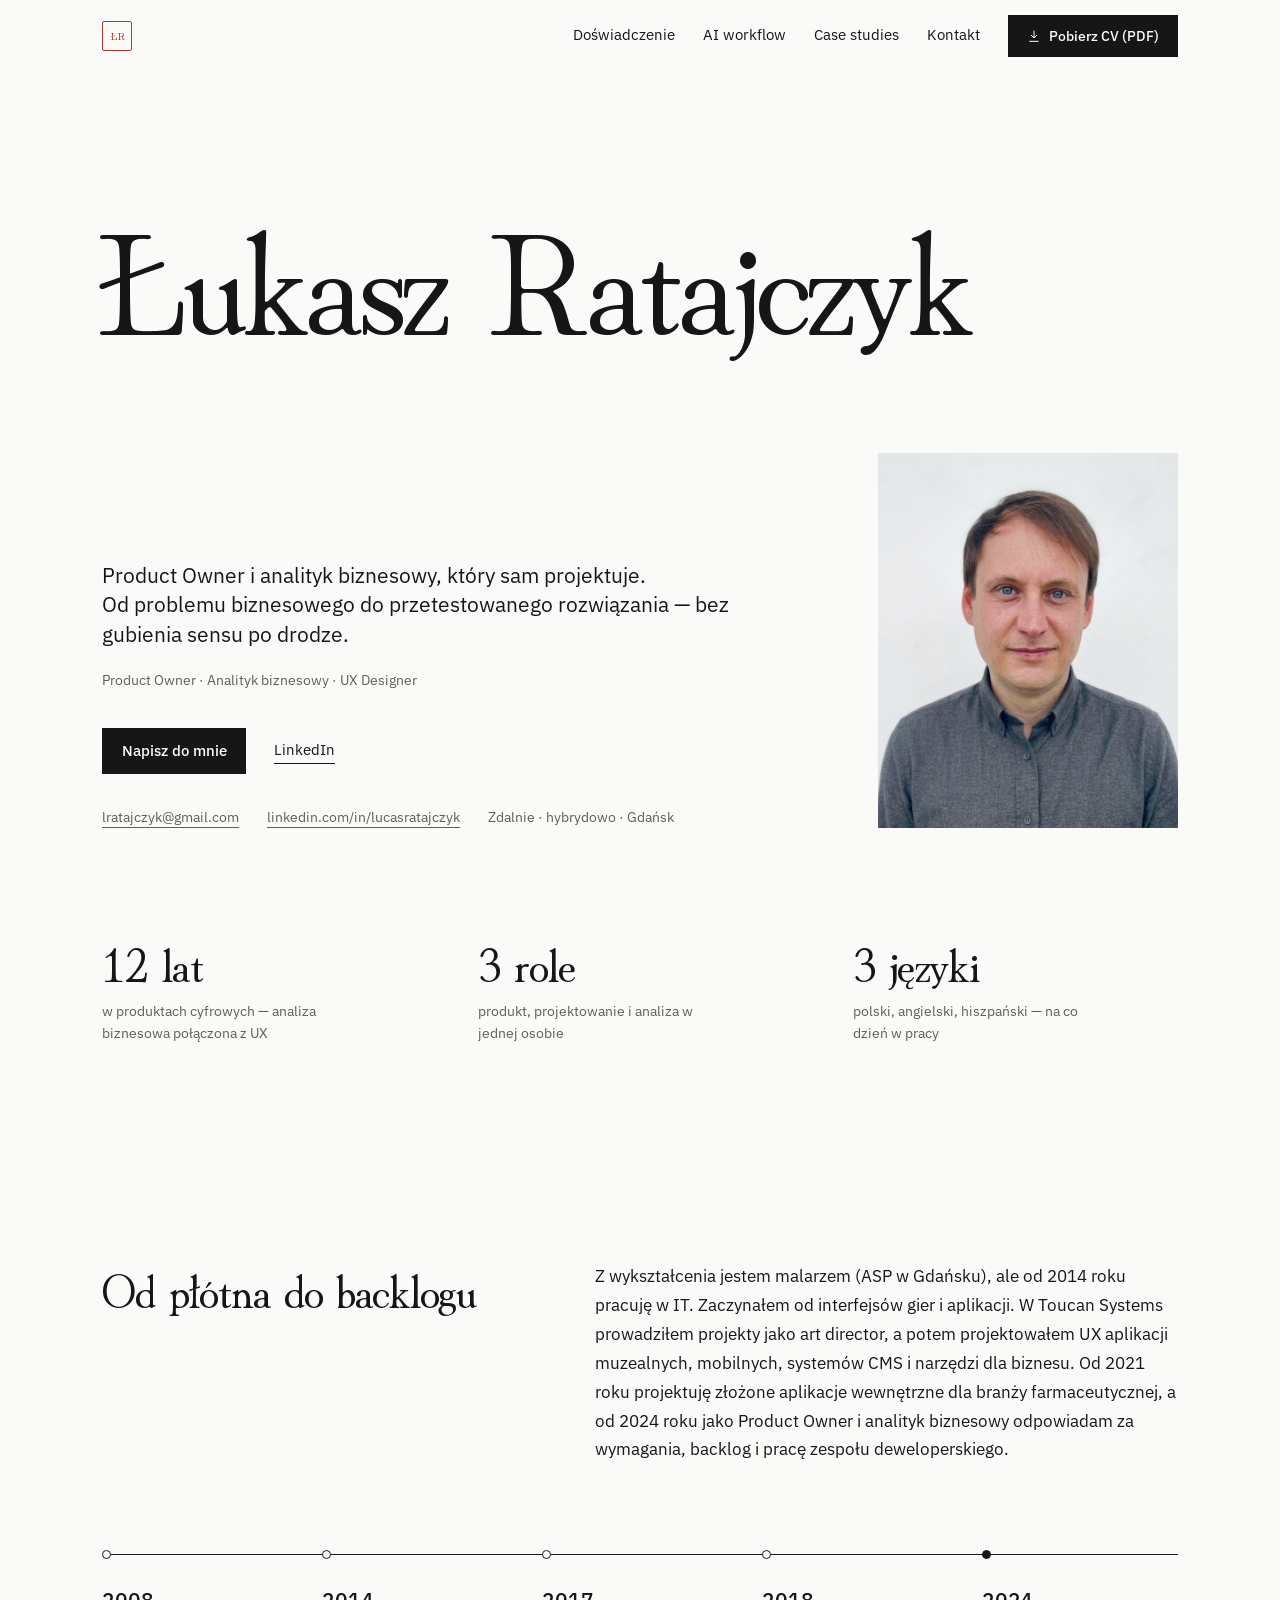
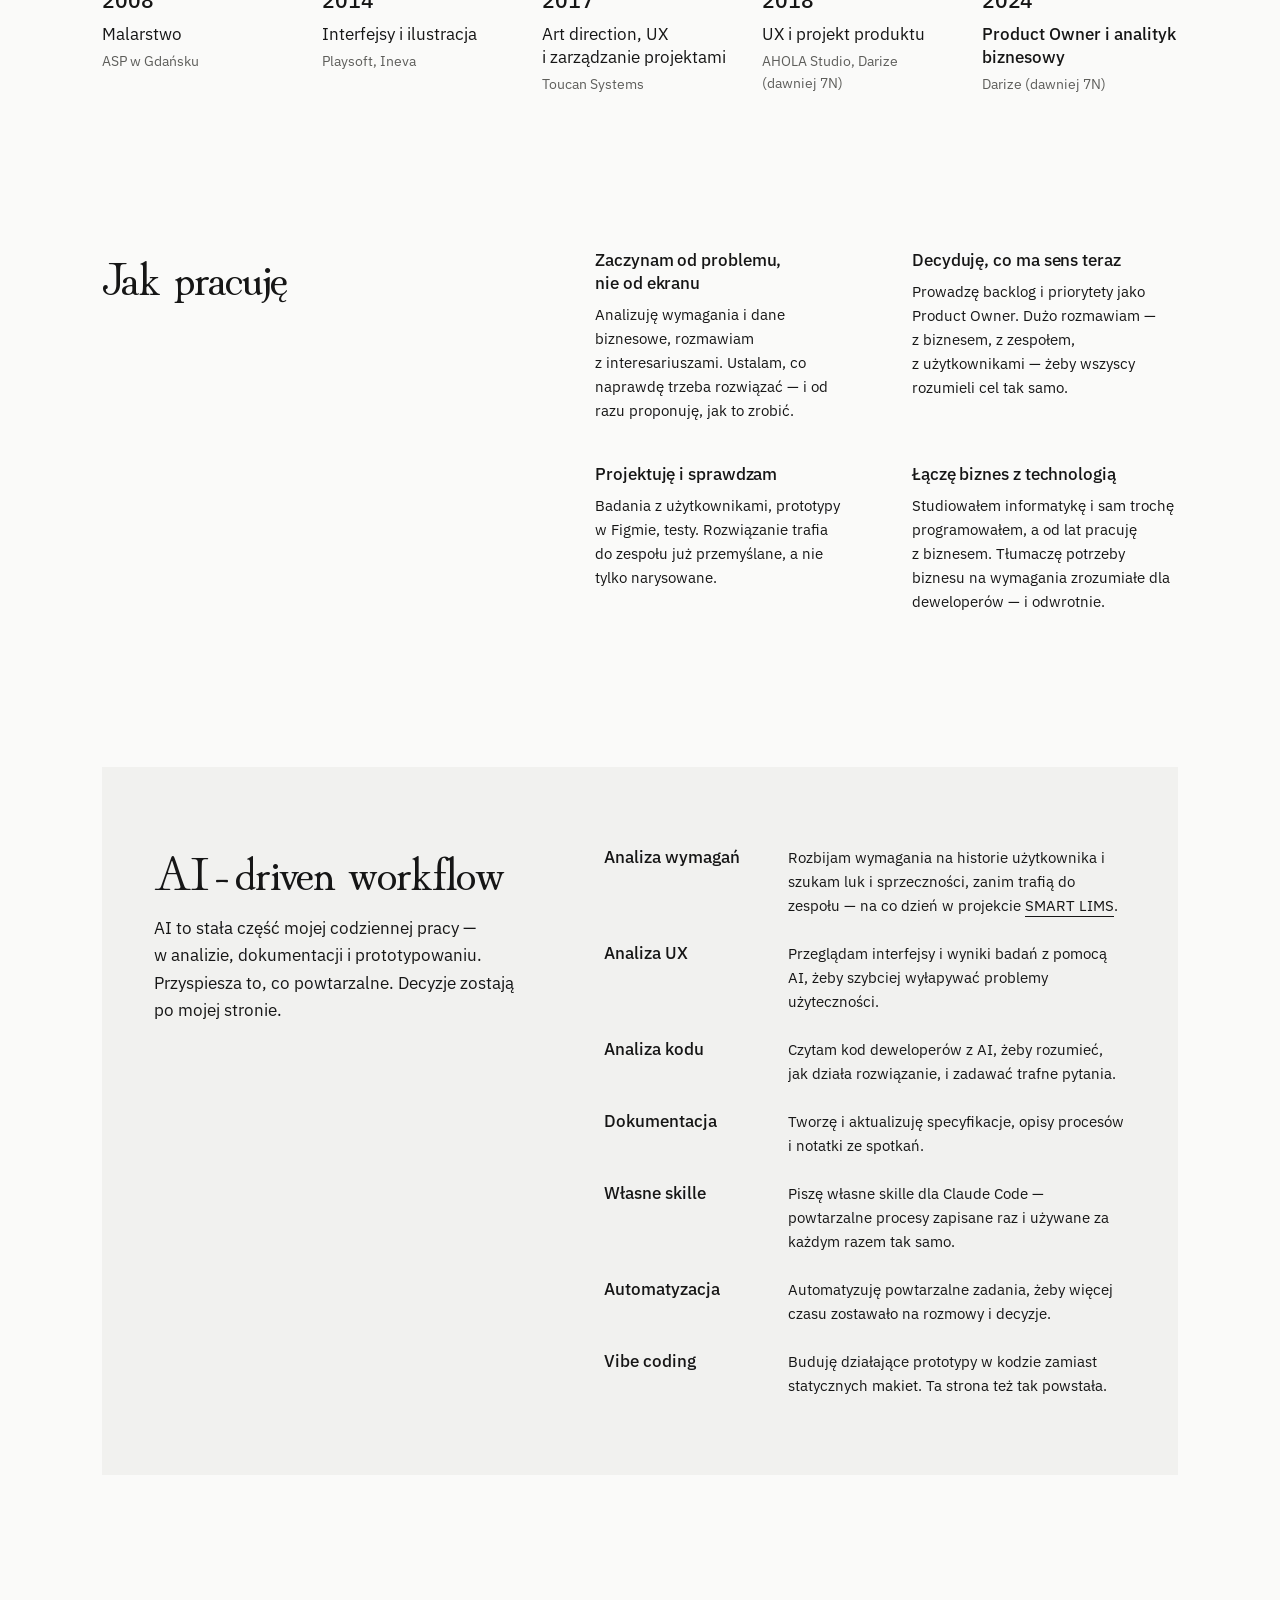
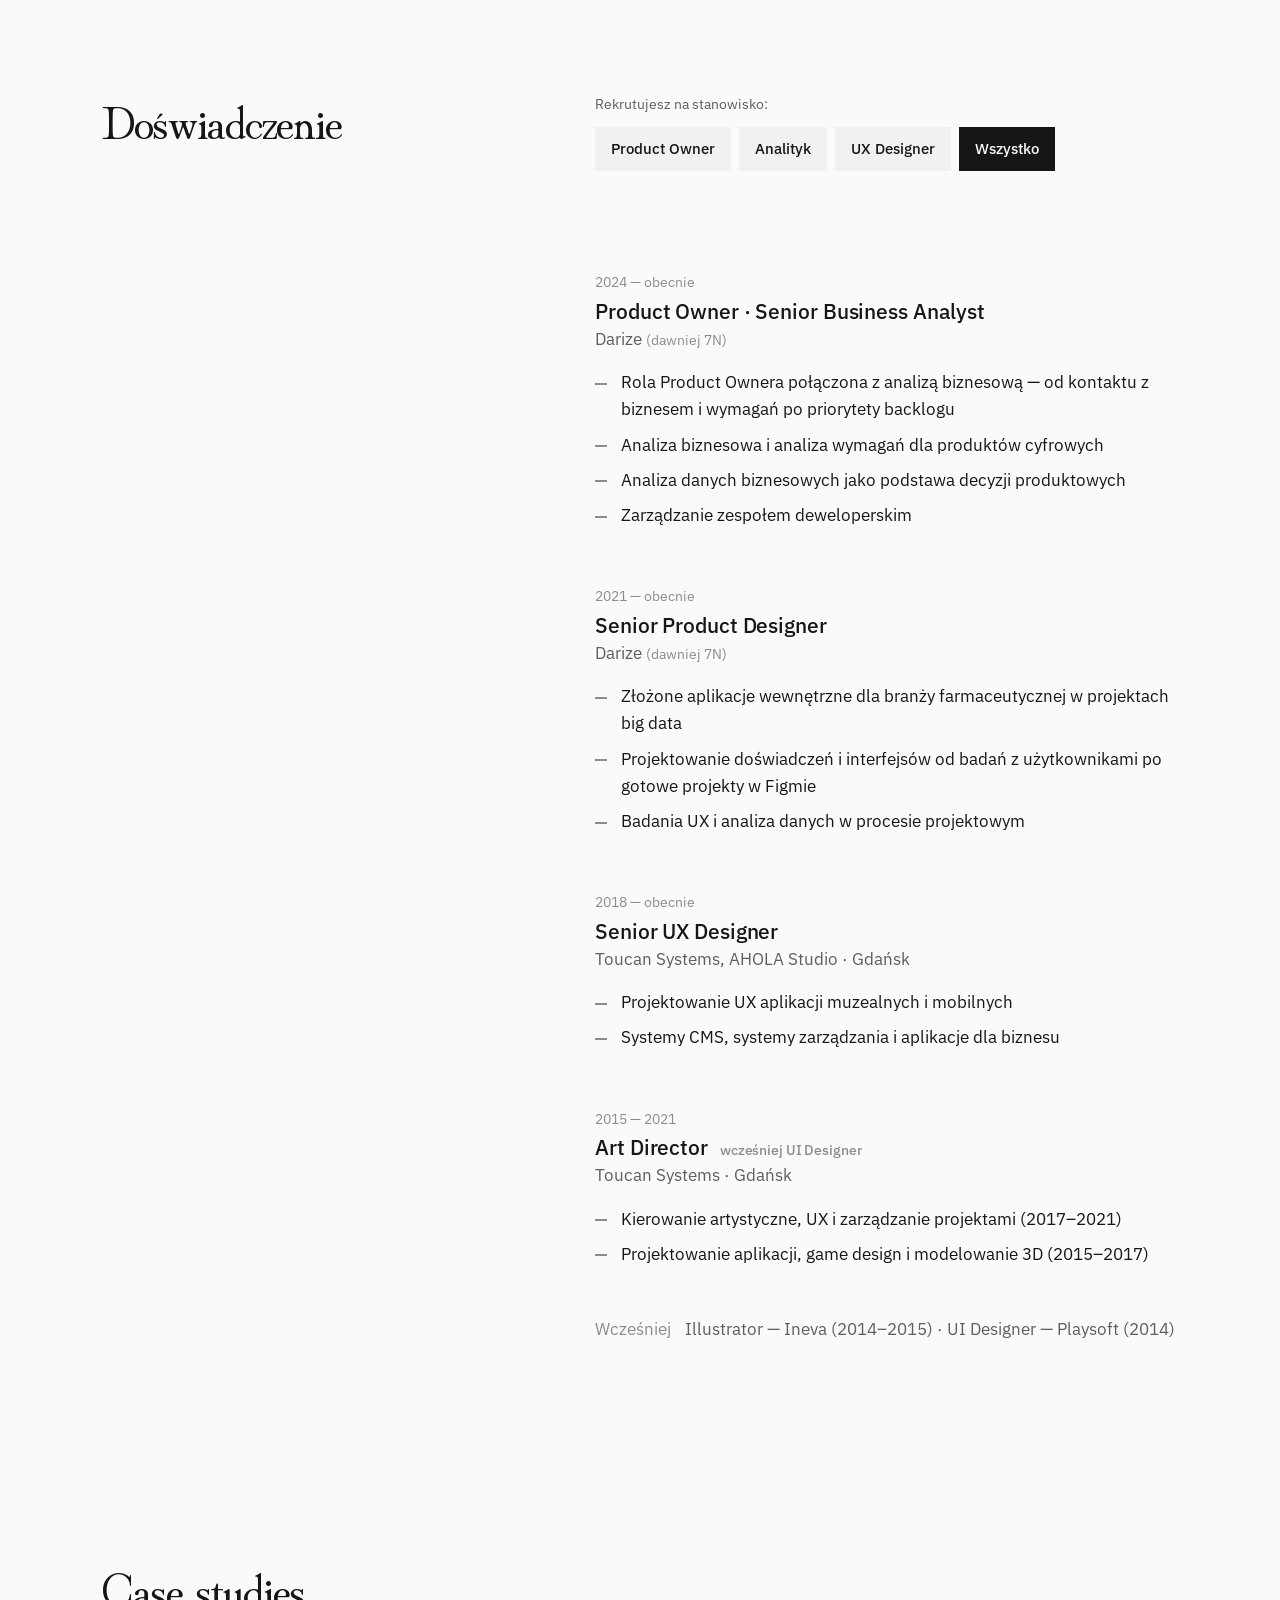
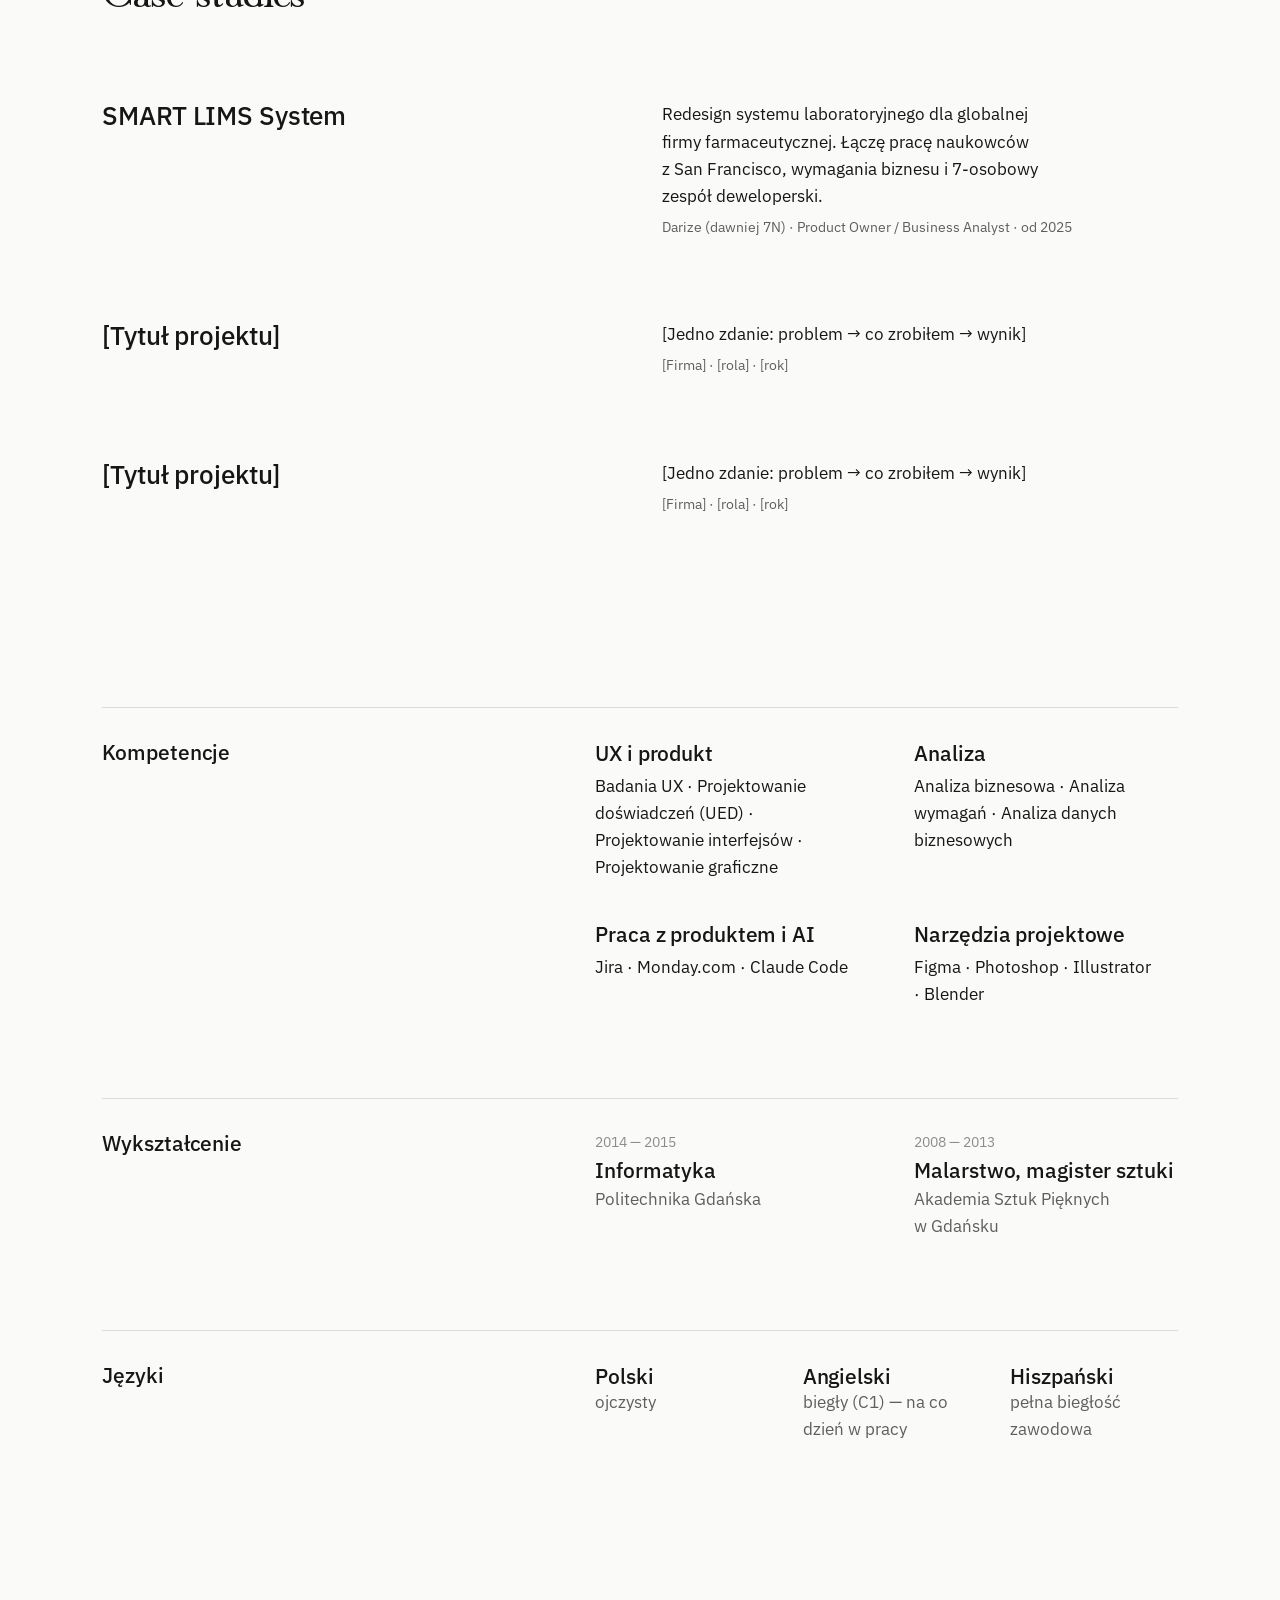
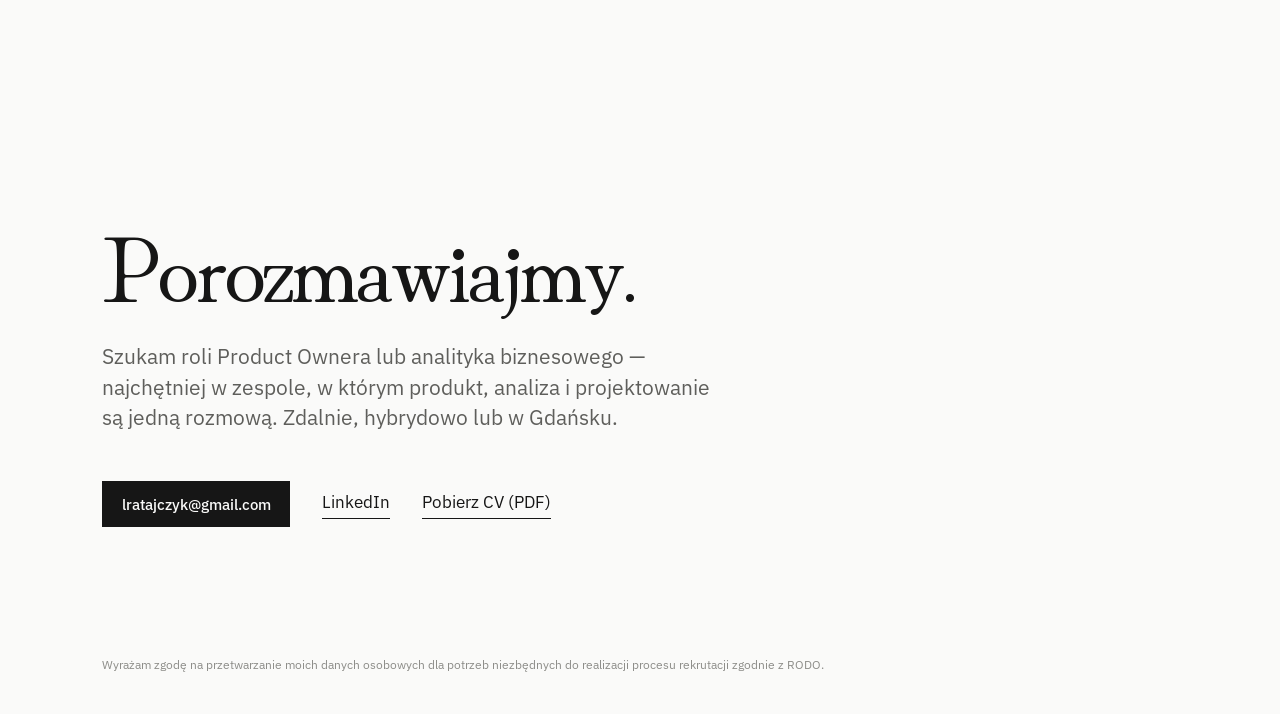
<file: index.html>
<!doctype html>
<html lang="pl">
<head>
  <meta charset="utf-8">
  <meta name="viewport" content="width=device-width, initial-scale=1">
  <title>Łukasz Ratajczyk — Product Owner, analityk biznesowy, UX Designer</title>
  <meta name="description" content="Łukasz Ratajczyk — Product Owner i analityk biznesowy, który sam projektuje UX. Od problemu biznesowego do przetestowanego rozwiązania. Praca zdalna. CV i case studies.">
  <meta property="og:title" content="Łukasz Ratajczyk — Product Owner, analityk biznesowy, UX Designer">
  <meta property="og:description" content="Decyzje produktowe, analiza i projektowanie UX w jednej osobie. CV i case studies.">
  <meta property="og:type" content="profile">
  <meta name="theme-color" content="#fafaf9">
  <link rel="icon" href="data:image/svg+xml,%3Csvg xmlns='http://www.w3.org/2000/svg' viewBox='0 0 32 32'%3E%3Crect x='3' y='3' width='26' height='26' rx='3' fill='%23fafaf9' stroke='%23b0352a' stroke-width='2.5'/%3E%3Ctext x='16' y='21' font-family='serif' font-size='12' text-anchor='middle' fill='%23b0352a'%3EŁR%3C/text%3E%3C/svg%3E">
  <script>
    if (!matchMedia("(prefers-reduced-motion: reduce)").matches) {
      document.documentElement.classList.add("motion");
      setTimeout(function () { if (!window.__cvReady) document.documentElement.classList.remove("motion"); }, 2500);
    }
  </script>
  <link rel="preconnect" href="https://fonts.googleapis.com">
  <link rel="preconnect" href="https://fonts.gstatic.com" crossorigin>
  <link href="https://fonts.googleapis.com/css2?family=Hina+Mincho&family=IBM+Plex+Sans:wght@400;500&display=swap" rel="stylesheet">
  <link rel="stylesheet" href="styles.css">
</head>
<body>

  <a class="skip" href="#tresc">Przejdź do treści</a>

  <header class="topbar">
    <div class="topbar__inner">
      <a class="topbar__brand" href="#top" aria-label="Łukasz Ratajczyk — na górę strony">
        <span class="topbar__seal" aria-hidden="true">ŁR</span>
        <span class="topbar__name">Łukasz Ratajczyk</span>
      </a>
      <nav class="topbar__nav" aria-label="Główna">
        <a class="topbar__link" href="#doswiadczenie">Doświadczenie</a>
        <a class="topbar__link" href="#ai">AI workflow</a>
        <a class="topbar__link" href="#case-studies">Case studies</a>
        <a class="topbar__link" href="#kontakt">Kontakt</a>
        <a class="btn btn--ink topbar__print" href="assets/Lukasz-Ratajczyk-CV.pdf" download>
          <svg viewBox="0 0 24 24" aria-hidden="true"><path d="M12 4v11m0 0-4.5-4.5M12 15l4.5-4.5M5 20h14"/></svg>
          <span>Pobierz CV<span class="topbar__long"> (PDF)</span></span>
        </a>
      </nav>
    </div>
  </header>

  <main class="sheet" id="top">

    <!-- ── Pierwszy ekran: nazwisko jak pomnik ── -->
    <header class="masthead">
      <h1 class="name" data-type>Łukasz Ratajczyk</h1>

      <div class="masthead__aside">
        <p class="statement" data-reveal="intro">Product Owner i analityk biznesowy, który sam projektuje. Od&nbsp;problemu biznesowego do przetestowanego rozwiązania — bez gubienia sensu po&nbsp;drodze.</p>
        <p class="role" data-reveal="intro">Product Owner · Analityk biznesowy · UX Designer</p>

        <div class="masthead__actions" data-reveal="intro">
          <a class="btn btn--ink" href="mailto:lratajczyk@gmail.com?subject=Rozmowa%20o%20wsp%C3%B3%C5%82pracy">Napisz do mnie</a>
          <a class="link" href="https://www.linkedin.com/in/lucasratajczyk">LinkedIn</a>
        </div>

        <ul class="contact">
          <li><a href="mailto:lratajczyk@gmail.com">lratajczyk@gmail.com</a></li>
          <li class="print-only"><a href="tel:+48668366990">+48 668 366 990</a></li>
          <li><a href="https://www.linkedin.com/in/lucasratajczyk">linkedin.com/in/lucasratajczyk</a></li>
          <li>Zdalnie · hybrydowo · Gdańsk</li>
          <li class="print-only print-link"><a href="https://lratajczyk.github.io/LukaszRatajczykCV/">Portfolio i case studies <svg class="arrow arrow--ne" viewBox="0 0 20 12" aria-hidden="true"><path d="M1 6h17m-5-4.5L18 6l-5 4.5"/></svg></a></li>
        </ul>
      </div>

      <figure class="portrait">
        <div class="portrait__frame">
          <img src="assets/lukasz.jpg" width="896" height="1200" alt="Łukasz Ratajczyk — portret">
        </div>
      </figure>
    </header>

    <!-- ── Fakty: tylko prawdziwe liczby ── -->
    <section class="facts-bar" aria-label="W skrócie" id="tresc">
      <div><strong>12 lat</strong><span>w produktach cyfrowych — analiza biznesowa połączona z UX</span></div>
      <div><strong>3 role</strong><span>produkt, projektowanie i analiza w jednej osobie</span></div>
      <div><strong>3 języki</strong><span>polski, angielski, hiszpański — na co dzień w pracy</span></div>
    </section>

    <!-- ── Droga: od malarstwa do produktu ── -->
    <section class="path" aria-labelledby="h-droga">
      <div class="path__text">
        <h2 id="h-droga" class="h2">Od płótna do backlogu</h2>
        <p class="lead">Z wykształcenia jestem malarzem (ASP w&nbsp;Gdańsku), ale od 2014 roku pracuję w&nbsp;IT. Zaczynałem od interfejsów gier i aplikacji. W&nbsp;Toucan Systems prowadziłem projekty jako art director, a potem projektowałem UX aplikacji muzealnych, mobilnych, systemów CMS i narzędzi dla biznesu. Od 2021 roku projektuję złożone aplikacje wewnętrzne dla branży farmaceutycznej, a od 2024 roku jako Product Owner i analityk biznesowy odpowiadam za wymagania, backlog i pracę zespołu deweloperskiego.</p>
      </div>

      <div class="path__line">
        <ol class="stations">
          <li><b>2008</b><span>Malarstwo</span><small>ASP w Gdańsku</small></li>
          <li><b>2014</b><span>Interfejsy i ilustracja</span><small>Playsoft, Ineva</small></li>
          <li><b>2017</b><span>Art direction, UX i&nbsp;zarządzanie projektami</span><small>Toucan Systems</small></li>
          <li><b>2018</b><span>UX i projekt produktu</span><small>AHOLA Studio, Darize (dawniej 7N)</small></li>
          <li class="is-now"><b>2024</b><span>Product Owner i analityk biznesowy</span><small>Darize (dawniej 7N)</small></li>
        </ol>
      </div>
    </section>

    <!-- ── Jak pracuję: przewaga hybrydy ── -->
    <section class="how" aria-labelledby="h-how">
      <h2 id="h-how" class="h2">Jak pracuję</h2>
      <div class="how__grid">
        <div>
          <h3>Zaczynam od problemu, nie od ekranu</h3>
          <p>Analizuję wymagania i dane biznesowe, rozmawiam z&nbsp;interesariuszami. Ustalam, co naprawdę trzeba rozwiązać — i od razu proponuję, jak to zrobić.</p>
        </div>
        <div>
          <h3>Decyduję, co ma sens teraz</h3>
          <p>Prowadzę backlog i priorytety jako Product Owner. Dużo rozmawiam — z&nbsp;biznesem, z&nbsp;zespołem, z&nbsp;użytkownikami — żeby wszyscy rozumieli cel tak samo.</p>
        </div>
        <div>
          <h3>Projektuję i sprawdzam</h3>
          <p>Badania z użytkownikami, prototypy w Figmie, testy. Rozwiązanie trafia do zespołu już przemyślane, a nie tylko narysowane.</p>
        </div>
        <div>
          <h3>Łączę biznes z technologią</h3>
          <p>Studiowałem informatykę i sam trochę programowałem, a od lat pracuję z&nbsp;biznesem. Tłumaczę potrzeby biznesu na wymagania zrozumiałe dla deweloperów — i&nbsp;odwrotnie.</p>
        </div>
      </div>
    </section>

    <!-- ── Praca z AI ── -->
    <section class="ai" id="ai" aria-labelledby="h-ai">
      <div class="ai__intro">
        <h2 id="h-ai" class="h2" lang="en">AI&#8209;driven workflow</h2>
        <p>AI to stała część mojej codziennej pracy — w&nbsp;analizie, dokumentacji i&nbsp;prototypowaniu. Przyspiesza to, co powtarzalne. Decyzje zostają po mojej stronie.</p>
      </div>
      <dl class="ai__list">
        <div><dt>Analiza wymagań</dt><dd>Rozbijam wymagania na historie użytkownika i szukam luk i sprzeczności, zanim trafią do zespołu — na co dzień w&nbsp;projekcie <a class="link" href="case-studies/projekt-1.html">SMART LIMS</a>.</dd></div>
        <div><dt>Analiza UX</dt><dd>Przeglądam interfejsy i wyniki badań z&nbsp;pomocą AI, żeby szybciej wyłapywać problemy użyteczności.</dd></div>
        <div><dt>Analiza kodu</dt><dd>Czytam kod deweloperów z&nbsp;AI, żeby rozumieć, jak działa rozwiązanie, i&nbsp;zadawać trafne pytania.</dd></div>
        <div><dt>Dokumentacja</dt><dd>Tworzę i aktualizuję specyfikacje, opisy procesów i notatki ze spotkań.</dd></div>
        <div><dt>Własne skille</dt><dd>Piszę własne skille dla Claude Code — powtarzalne procesy zapisane raz i używane za każdym razem tak samo.</dd></div>
        <div><dt>Automatyzacja</dt><dd>Automatyzuję powtarzalne zadania, żeby więcej czasu zostawało na rozmowy i decyzje.</dd></div>
        <div><dt>Vibe coding</dt><dd>Buduję działające prototypy w kodzie zamiast statycznych makiet. Ta strona też tak powstała.</dd></div>
      </dl>
    </section>

    <!-- ── Doświadczenie z przełącznikiem roli ── -->
    <section class="block" id="doswiadczenie" aria-labelledby="h-exp">
      <h2 id="h-exp" class="label">Doświadczenie</h2>
      <div class="content">

        <div class="lens" role="group" aria-label="Rekrutujesz na stanowisko" hidden>
          <span class="lens__q">Rekrutujesz na stanowisko:</span>
          <div class="lens__opts">
            <button type="button" data-lens="produkt" aria-pressed="false">Product Owner</button>
            <button type="button" data-lens="analiza" aria-pressed="false">Analityk</button>
            <button type="button" data-lens="ux" aria-pressed="false">UX Designer</button>
            <button type="button" data-lens="" aria-pressed="true">Wszystko</button>
          </div>
          <p class="lens__note" aria-live="polite"></p>
        </div>

        <article class="job">
          <p class="job__when">2024 — obecnie</p>
          <h3 class="job__title">Product Owner · Senior Business Analyst</h3>
          <p class="job__org">Darize <span class="job__aka">(dawniej 7N)</span></p>
          <ul class="job__points">
            <li data-hat="produkt analiza">Rola Product Ownera połączona z analizą biznesową — od kontaktu z biznesem i wymagań po priorytety backlogu</li>
            <li data-hat="analiza">Analiza biznesowa i analiza wymagań dla produktów cyfrowych</li>
            <li data-hat="analiza produkt">Analiza danych biznesowych jako podstawa decyzji produktowych</li>
            <li data-hat="produkt">Zarządzanie zespołem deweloperskim</li>
          </ul>
        </article>

        <article class="job">
          <p class="job__when">2021 — obecnie</p>
          <h3 class="job__title">Senior Product Designer</h3>
          <p class="job__org">Darize <span class="job__aka">(dawniej 7N)</span></p>
          <ul class="job__points">
            <li data-hat="ux analiza">Złożone aplikacje wewnętrzne dla branży farmaceutycznej w projektach big data</li>
            <li data-hat="ux">Projektowanie doświadczeń i interfejsów od badań z użytkownikami po gotowe projekty w Figmie</li>
            <li data-hat="ux analiza">Badania UX i analiza danych w procesie projektowym</li>
          </ul>
        </article>

        <article class="job">
          <p class="job__when">2018 — obecnie</p>
          <h3 class="job__title">Senior UX Designer</h3>
          <p class="job__org">Toucan Systems, AHOLA Studio · Gdańsk</p>
          <ul class="job__points">
            <li data-hat="ux">Projektowanie UX aplikacji muzealnych i mobilnych</li>
            <li data-hat="ux produkt">Systemy CMS, systemy zarządzania i aplikacje dla biznesu</li>
          </ul>
        </article>

        <article class="job">
          <p class="job__when">2015 — 2021</p>
          <h3 class="job__title">Art Director <span class="job__prev">wcześniej UI Designer</span></h3>
          <p class="job__org">Toucan Systems · Gdańsk</p>
          <ul class="job__points">
            <li data-hat="ux produkt">Kierowanie artystyczne, UX i zarządzanie projektami (2017–2021)</li>
            <li data-hat="ux">Projektowanie aplikacji, game design i modelowanie 3D (2015–2017)</li>
          </ul>
        </article>

        <p class="job__earlier"><span>Wcześniej</span> Illustrator — Ineva (2014–2015) · UI Designer — Playsoft (2014)</p>

      </div>
    </section>

    <!-- ── Case studies ── -->
    <section class="work" id="case-studies" aria-labelledby="h-cases">
      <h2 id="h-cases" class="h2">Case studies</h2>
      <ul class="cases">
        <li>
          <a class="case" href="case-studies/projekt-1.html">
            <span class="case__title">SMART LIMS System</span>
            <span class="case__summary">Redesign systemu laboratoryjnego dla globalnej firmy farmaceutycznej. Łączę pracę naukowców z San Francisco, wymagania biznesu i&nbsp;7-osobowy zespół deweloperski.</span>
            <span class="case__meta">Darize (dawniej 7N) · Product Owner / Business Analyst · od 2025</span>
            <span class="case__arrow"><svg class="arrow" viewBox="0 0 20 12" aria-hidden="true"><path d="M1 6h17m-5-4.5L18 6l-5 4.5"/></svg></span>
          </a>
        </li>
        <li>
          <a class="case" href="case-studies/projekt-1.html">
            <span class="case__title">[Tytuł projektu]</span>
            <span class="case__summary">[Jedno zdanie: problem → co zrobiłem → wynik]</span>
            <span class="case__meta">[Firma] · [rola] · [rok]</span>
            <span class="case__arrow"><svg class="arrow" viewBox="0 0 20 12" aria-hidden="true"><path d="M1 6h17m-5-4.5L18 6l-5 4.5"/></svg></span>
          </a>
        </li>
        <li>
          <a class="case" href="case-studies/projekt-1.html">
            <span class="case__title">[Tytuł projektu]</span>
            <span class="case__summary">[Jedno zdanie: problem → co zrobiłem → wynik]</span>
            <span class="case__meta">[Firma] · [rola] · [rok]</span>
            <span class="case__arrow"><svg class="arrow" viewBox="0 0 20 12" aria-hidden="true"><path d="M1 6h17m-5-4.5L18 6l-5 4.5"/></svg></span>
          </a>
        </li>
      </ul>
    </section>

    <section class="block block--ruled" aria-labelledby="h-skills">
      <h2 id="h-skills" class="label">Kompetencje</h2>
      <div class="content skills">
        <div data-hat="ux produkt">
          <h3>UX i produkt</h3>
          <p>Badania UX · Projektowanie doświadczeń (UED) · Projektowanie interfejsów · Projektowanie graficzne</p>
        </div>
        <div data-hat="analiza produkt">
          <h3>Analiza</h3>
          <p>Analiza biznesowa · Analiza wymagań · Analiza danych biznesowych</p>
        </div>
        <div data-hat="produkt analiza">
          <h3>Praca z produktem i AI</h3>
          <p>Jira · Monday.com · Claude Code</p>
        </div>
        <div data-hat="ux">
          <h3>Narzędzia projektowe</h3>
          <p>Figma · Photoshop · Illustrator · Blender</p>
        </div>
      </div>
    </section>

    <section class="block block--ruled" aria-labelledby="h-edu">
      <h2 id="h-edu" class="label">Wykształcenie</h2>
      <div class="content edu">
        <article class="job">
          <p class="job__when">2014 — 2015</p>
          <h3 class="job__title">Informatyka</h3>
          <p class="job__org">Politechnika Gdańska</p>
        </article>
        <article class="job">
          <p class="job__when">2008 — 2013</p>
          <h3 class="job__title">Malarstwo, magister sztuki</h3>
          <p class="job__org">Akademia Sztuk Pięknych w Gdańsku</p>
        </article>
      </div>
    </section>

    <section class="block block--ruled" aria-labelledby="h-lang">
      <h2 id="h-lang" class="label">Języki</h2>
      <div class="content langs">
        <p><span>Polski</span> ojczysty</p>
        <p><span>Angielski</span> biegły (C1) — na co dzień w pracy</p>
        <p><span>Hiszpański</span> pełna biegłość zawodowa</p>
      </div>
    </section>

  </main>

  <!-- ── Zamknięcie ── -->
  <section class="close" id="kontakt" aria-labelledby="h-close">
    <div class="close__inner">
      <h2 id="h-close" class="close__title">Porozmawiajmy.</h2>
      <p class="close__text">Szukam roli Product Ownera lub analityka biznesowego — najchętniej w zespole, w którym produkt, analiza i projektowanie są jedną rozmową. Zdalnie, hybrydowo lub w Gdańsku.</p>
      <div class="close__actions">
        <a class="btn btn--ink" href="mailto:lratajczyk@gmail.com?subject=Rozmowa%20o%20wsp%C3%B3%C5%82pracy">lratajczyk@gmail.com</a>
        <a class="link link--paper" href="https://www.linkedin.com/in/lucasratajczyk">LinkedIn</a>
        <a class="link link--paper" href="assets/Lukasz-Ratajczyk-CV.pdf" download>Pobierz CV (PDF)</a>
      </div>
    </div>
  </section>

  <footer class="colophon">
    <p class="consent">Wyrażam zgodę na przetwarzanie moich danych osobowych dla potrzeb niezbędnych do realizacji procesu rekrutacji zgodnie z RODO.</p>
  </footer>

  <script src="main.js" defer></script>
</body>
</html>
</file>
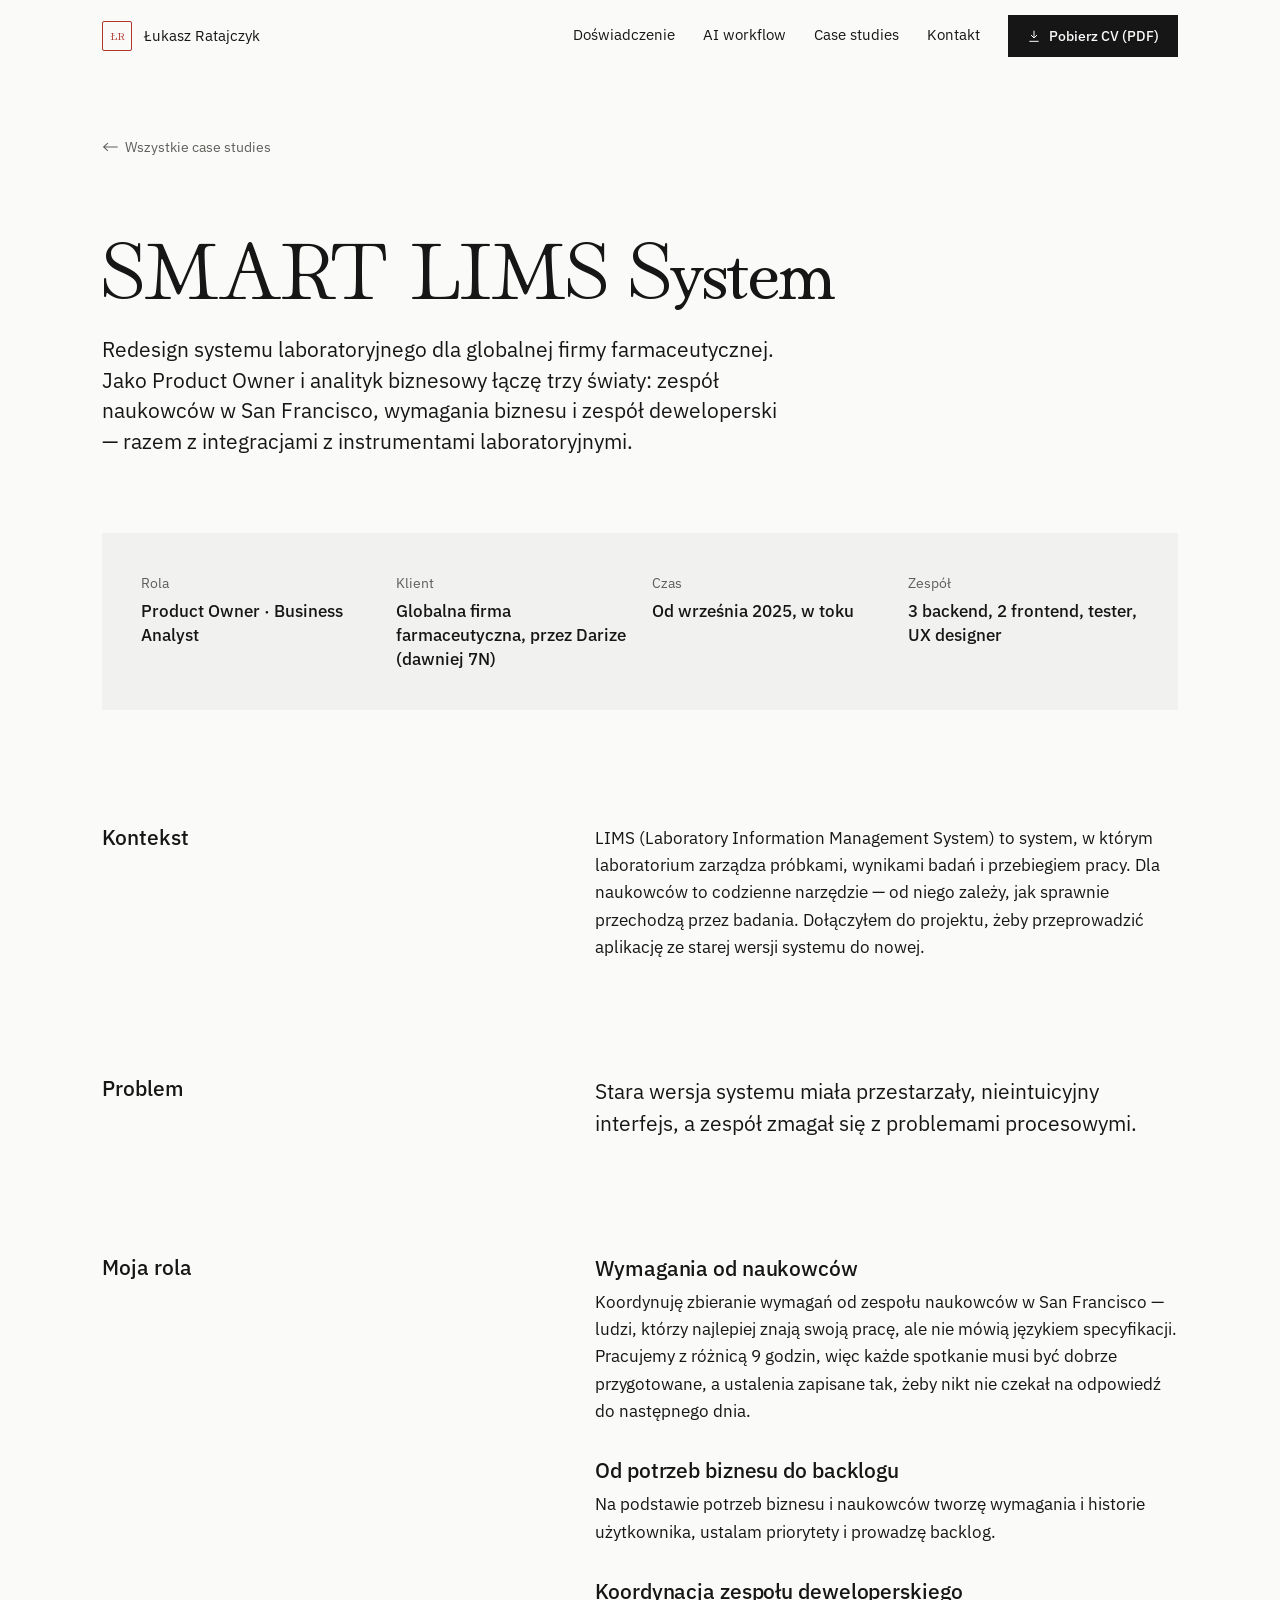
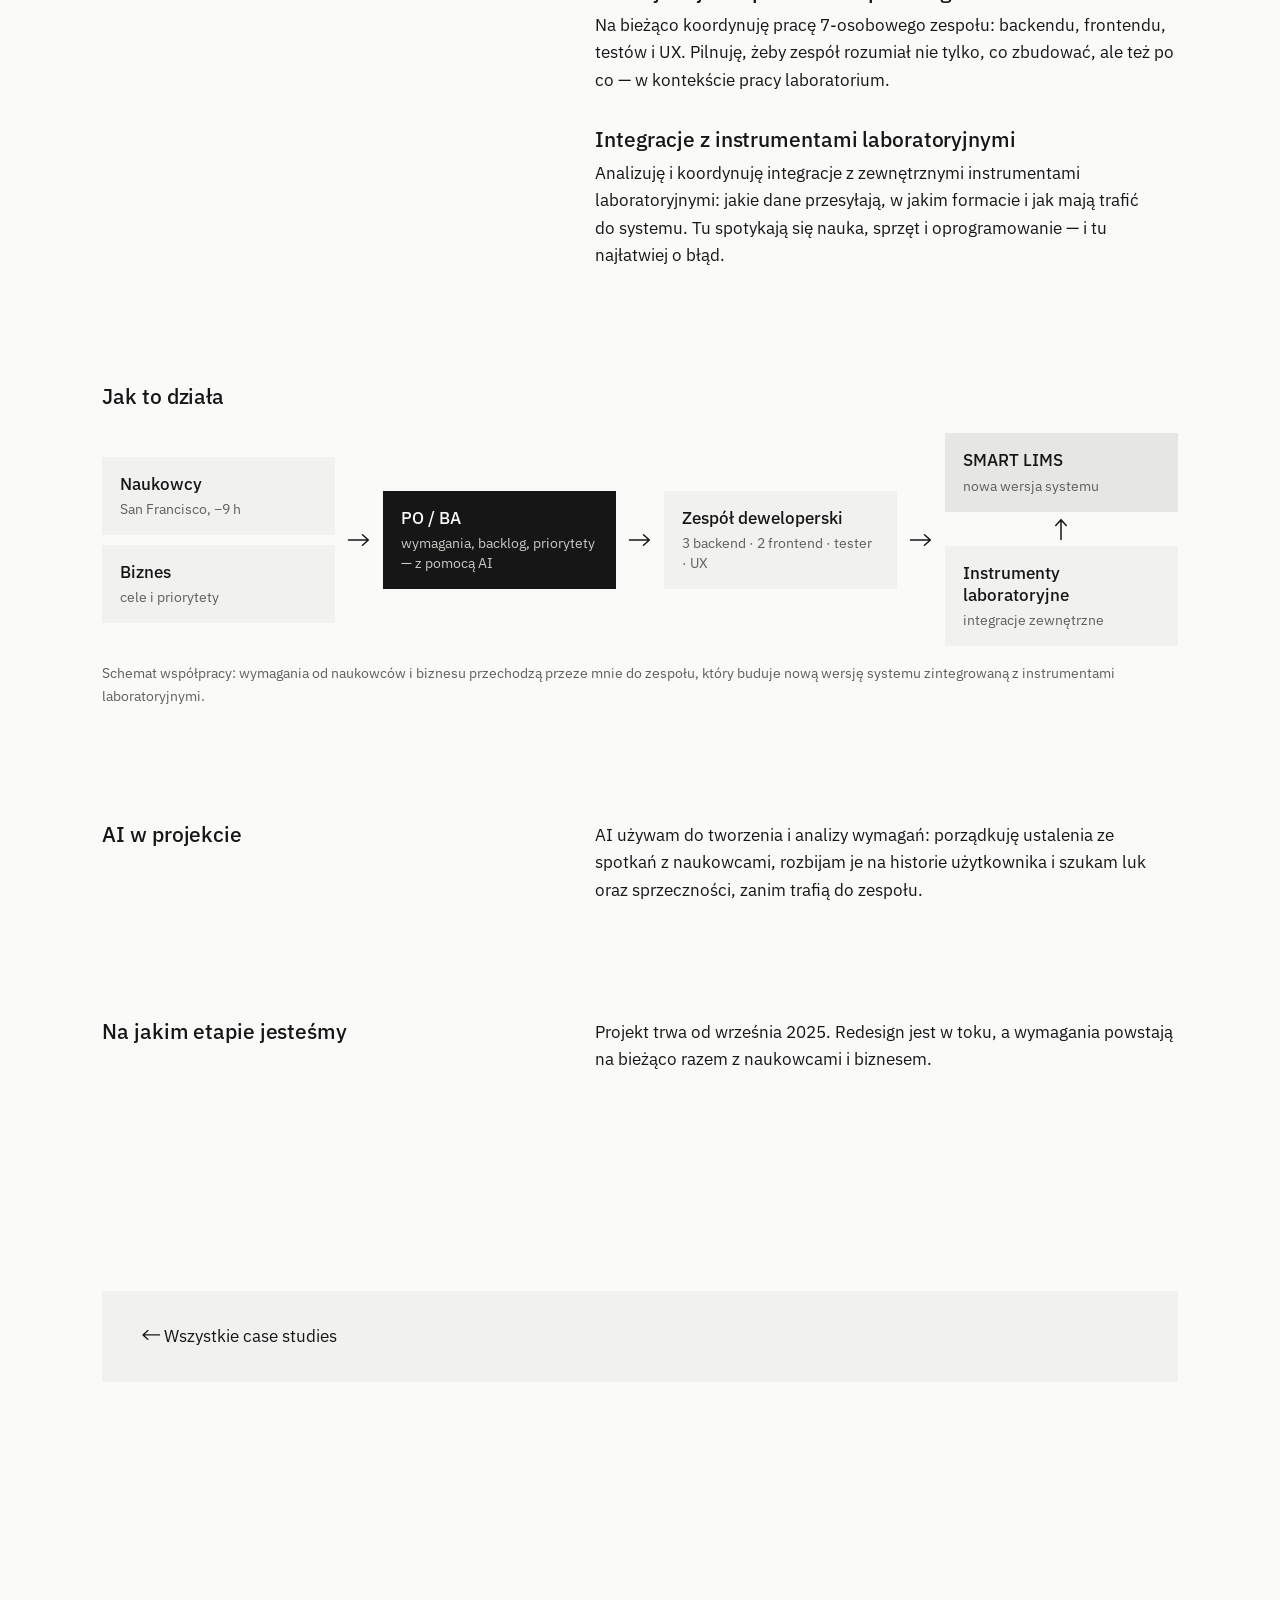
<file: case-studies/projekt-1.html>
<!doctype html>
<html lang="pl">
<head>
  <meta charset="utf-8">
  <meta name="viewport" content="width=device-width, initial-scale=1">
  <title>SMART LIMS System — Łukasz Ratajczyk</title>
  <meta name="description" content="Case study: redesign systemu laboratoryjnego LIMS dla globalnej firmy farmaceutycznej. Rola: Product Owner i analityk biznesowy.">
  <meta name="theme-color" content="#fafaf9">
  <link rel="icon" href="data:image/svg+xml,%3Csvg xmlns='http://www.w3.org/2000/svg' viewBox='0 0 32 32'%3E%3Crect x='3' y='3' width='26' height='26' rx='3' fill='%23fafaf9' stroke='%23b0352a' stroke-width='2.5'/%3E%3Ctext x='16' y='21' font-family='serif' font-size='12' text-anchor='middle' fill='%23b0352a'%3EŁR%3C/text%3E%3C/svg%3E">
  <script>
    if (!matchMedia("(prefers-reduced-motion: reduce)").matches) {
      document.documentElement.classList.add("motion");
      setTimeout(function () { if (!window.__cvReady) document.documentElement.classList.remove("motion"); }, 2500);
    }
  </script>
  <link rel="preconnect" href="https://fonts.googleapis.com">
  <link rel="preconnect" href="https://fonts.gstatic.com" crossorigin>
  <link href="https://fonts.googleapis.com/css2?family=Hina+Mincho&family=IBM+Plex+Sans:wght@400;500&display=swap" rel="stylesheet">
  <link rel="stylesheet" href="../styles.css">
</head>
<body class="case-page">

  <a class="skip" href="#tresc">Przejdź do treści</a>

  <header class="topbar topbar--always">
    <div class="topbar__inner">
      <a class="topbar__brand" href="../index.html" aria-label="Łukasz Ratajczyk — strona główna">
        <span class="topbar__seal" aria-hidden="true">ŁR</span>
        <span class="topbar__name">Łukasz Ratajczyk</span>
      </a>
      <nav class="topbar__nav" aria-label="Główna">
        <a class="topbar__link" href="../index.html#doswiadczenie">Doświadczenie</a>
        <a class="topbar__link" href="../index.html#ai">AI workflow</a>
        <a class="topbar__link" href="../index.html#case-studies">Case studies</a>
        <a class="topbar__link" href="../index.html#kontakt">Kontakt</a>
        <a class="btn btn--ink topbar__print" href="../assets/Lukasz-Ratajczyk-CV.pdf" download>
          <svg viewBox="0 0 24 24" aria-hidden="true"><path d="M12 4v11m0 0-4.5-4.5M12 15l4.5-4.5M5 20h14"/></svg>
          <span>Pobierz CV<span class="topbar__long"> (PDF)</span></span>
        </a>
      </nav>
    </div>
  </header>

  <main class="sheet" id="tresc">

    <a class="back" href="../index.html#case-studies"><svg class="arrow arrow--back" viewBox="0 0 20 12" aria-hidden="true"><path d="M1 6h17m-5-4.5L18 6l-5 4.5"/></svg> Wszystkie case studies</a>

    <header class="cs-head">
      <h1 class="cs-title">SMART LIMS System</h1>
      <p class="cs-lead">Redesign systemu laboratoryjnego dla globalnej firmy farmaceutycznej. Jako Product Owner i analityk biznesowy łączę trzy światy: zespół naukowców w San Francisco, wymagania biznesu i zespół deweloperski — razem z integracjami z instrumentami laboratoryjnymi.</p>
      <dl class="facts">
        <div><dt>Rola</dt><dd>Product Owner · Business Analyst</dd></div>
        <div><dt>Klient</dt><dd>Globalna firma farmaceutyczna, przez Darize (dawniej 7N)</dd></div>
        <div><dt>Czas</dt><dd>Od września 2025, w toku</dd></div>
        <div><dt>Zespół</dt><dd>3 backend, 2 frontend, tester, UX designer</dd></div>
      </dl>
    </header>

    <section class="block">
      <h2 class="label">Kontekst</h2>
      <div class="content">
        <p>LIMS (Laboratory Information Management System) to system, w&nbsp;którym laboratorium zarządza próbkami, wynikami badań i&nbsp;przebiegiem pracy. Dla naukowców to codzienne narzędzie — od niego zależy, jak sprawnie przechodzą przez badania. Dołączyłem do projektu, żeby przeprowadzić aplikację ze starej wersji systemu do nowej.</p>
      </div>
    </section>

    <section class="block">
      <h2 class="label">Problem</h2>
      <div class="content">
        <p class="lead">Stara wersja systemu miała przestarzały, nieintuicyjny interfejs, a zespół zmagał się z&nbsp;problemami procesowymi.</p>
      </div>
    </section>

    <section class="block">
      <h2 class="label">Moja rola</h2>
      <div class="content">
        <ol class="steps">
          <li>
            <h3>Wymagania od naukowców</h3>
            <p>Koordynuję zbieranie wymagań od zespołu naukowców w&nbsp;San Francisco — ludzi, którzy najlepiej znają swoją pracę, ale nie mówią językiem specyfikacji. Pracujemy z&nbsp;różnicą 9 godzin, więc każde spotkanie musi być dobrze przygotowane, a&nbsp;ustalenia zapisane tak, żeby nikt nie czekał na odpowiedź do następnego dnia.</p>
          </li>
          <li>
            <h3>Od potrzeb biznesu do backlogu</h3>
            <p>Na podstawie potrzeb biznesu i&nbsp;naukowców tworzę wymagania i&nbsp;historie użytkownika, ustalam priorytety i&nbsp;prowadzę backlog.</p>
          </li>
          <li>
            <h3>Koordynacja zespołu deweloperskiego</h3>
            <p>Na bieżąco koordynuję pracę 7-osobowego zespołu: backendu, frontendu, testów i&nbsp;UX. Pilnuję, żeby zespół rozumiał nie tylko, co zbudować, ale też po co — w&nbsp;kontekście pracy laboratorium.</p>
          </li>
          <li>
            <h3>Integracje z instrumentami laboratoryjnymi</h3>
            <p>Analizuję i&nbsp;koordynuję integracje z&nbsp;zewnętrznymi instrumentami laboratoryjnymi: jakie dane przesyłają, w&nbsp;jakim formacie i&nbsp;jak mają trafić do systemu. Tu spotykają się nauka, sprzęt i&nbsp;oprogramowanie — i&nbsp;tu najłatwiej o&nbsp;błąd.</p>
          </li>
        </ol>
      </div>
    </section>

    <section class="block block--wide">
      <h2 class="label">Jak to działa</h2>
      <div class="content">
        <figure class="flow" aria-labelledby="flow-cap">
          <div class="flow__grid">
            <div class="flow__col">
              <div class="flow__node"><b>Naukowcy</b><span>San Francisco, −9 h</span></div>
              <div class="flow__node"><b>Biznes</b><span>cele i priorytety</span></div>
            </div>
            <svg class="flow__arrow" viewBox="0 0 20 12" aria-hidden="true"><path d="M1 6h17m-5-4.5L18 6l-5 4.5"/></svg>
            <div class="flow__col">
              <div class="flow__node flow__node--me"><b>PO / BA</b><span>wymagania, backlog, priorytety — z&nbsp;pomocą AI</span></div>
            </div>
            <svg class="flow__arrow" viewBox="0 0 20 12" aria-hidden="true"><path d="M1 6h17m-5-4.5L18 6l-5 4.5"/></svg>
            <div class="flow__col">
              <div class="flow__node"><b>Zespół deweloperski</b><span>3 backend · 2 frontend · tester · UX</span></div>
            </div>
            <svg class="flow__arrow" viewBox="0 0 20 12" aria-hidden="true"><path d="M1 6h17m-5-4.5L18 6l-5 4.5"/></svg>
            <div class="flow__col">
              <div class="flow__node flow__node--system"><b>SMART LIMS</b><span>nowa wersja systemu</span></div>
              <svg class="flow__arrow flow__arrow--up" viewBox="0 0 20 12" aria-hidden="true"><path d="M1 6h17m-5-4.5L18 6l-5 4.5"/></svg>
              <div class="flow__node"><b>Instrumenty laboratoryjne</b><span>integracje zewnętrzne</span></div>
            </div>
          </div>
          <figcaption id="flow-cap">Schemat współpracy: wymagania od naukowców i&nbsp;biznesu przechodzą przeze mnie do zespołu, który buduje nową wersję systemu zintegrowaną z&nbsp;instrumentami laboratoryjnymi.</figcaption>
        </figure>
      </div>
    </section>

    <section class="block">
      <h2 class="label">AI w projekcie</h2>
      <div class="content">
        <p>AI używam do tworzenia i&nbsp;analizy wymagań: porządkuję ustalenia ze spotkań z&nbsp;naukowcami, rozbijam je na historie użytkownika i&nbsp;szukam luk oraz sprzeczności, zanim trafią do zespołu.</p>
      </div>
    </section>

    <section class="block">
      <h2 class="label">Na jakim etapie jesteśmy</h2>
      <div class="content">
        <p>Projekt trwa od września 2025. Redesign jest w&nbsp;toku, a&nbsp;wymagania powstają na bieżąco razem z&nbsp;naukowcami i&nbsp;biznesem.</p>
      </div>
    </section>

    <nav class="pager" aria-label="Case studies">
      <a href="../index.html#case-studies"><svg class="arrow arrow--back" viewBox="0 0 20 12" aria-hidden="true"><path d="M1 6h17m-5-4.5L18 6l-5 4.5"/></svg> Wszystkie case studies</a>
    </nav>

  </main>

  <script src="../main.js" defer></script>
</body>
</html>
</file>
<file: styles.css>
/* ─────────────────────────────────────────────
   Biel · grafit · ma (pustka) — japońska inspiracja tylko w rytmie i ciszy
   Pięć rozmiarów: nazwisko · nagłówek · wypowiedź · tekst · drobny
   ───────────────────────────────────────────── */

:root {
  --washi: #fafaf9;      /* niemal biel — tło całej strony */
  --tint: #f1f1ef;       /* o krok ciemniej — oddziela powierzchnie zamiast linii */
  --ink: #161616;        /* grafit — tekst */
  --ink-soft: #5e5e5b;   /* drugi plan */
  --ink-faint: #8c8c88;  /* daty, przypisy */
  --shu: #b0352a;        /* cynober — tylko znak ŁR w pasku */
  --rule: #dcdcd8;       /* linie oddzielające sekcje CV */

  --serif: "Hina Mincho", "Hiragino Mincho ProN", "Yu Mincho", Georgia, serif;
  --sans: "IBM Plex Sans", "Helvetica Neue", system-ui, sans-serif;

  --t-display: clamp(56px, 11.4vw, 164px);
  --t-h2: clamp(30px, 3.7vw, 50px);
  --t-say: clamp(19px, 1.65vw, 23px);
  --t-body: 17px;
  --t-small: 14px;

  --gutter: clamp(24px, 8vw, 144px);
  --wide: 1360px;
  --section: clamp(128px, 17vw, 260px);

  --ease-out: cubic-bezier(.16, 1, .3, 1);
}

*, *::before, *::after { box-sizing: border-box; }

html { -webkit-text-size-adjust: 100%; scroll-behavior: smooth; scroll-padding-top: 88px; }
@media (prefers-reduced-motion: reduce) { html { scroll-behavior: auto; } }

body {
  margin: 0;
  background: var(--washi);
  color: var(--ink);
  font-family: var(--sans);
  font-size: var(--t-body);
  line-height: 1.6;
  -webkit-font-smoothing: antialiased;
  text-rendering: optimizeLegibility;
}

::selection { background: var(--ink); color: var(--washi); }

/* Dwa poziomy nagłówków:
   --display — duże rzeczy (nazwisko, nagłówki sekcji, liczby); tu oszczędnie Hina Mincho
   --heading — małe nagłówki (stanowiska, lata, kompetencje); bezszeryfowe */
:root {
  --display: var(--serif);
  --display-weight: 400;
  --display-track: -.02em;
  --heading: var(--sans);
  --heading-weight: 500;
}

.name, .h2, #doswiadczenie .label, .cs-title, .metrics strong, .facts-bar strong, .close__title {
  font-family: var(--display);
  font-weight: var(--display-weight);
  letter-spacing: var(--display-track);
  font-synthesis: none;
}
h3, .label, .job__title, .case__title, .skills h3, .how h3, .steps h3, .stations b, .langs span {
  font-family: var(--heading);
  font-weight: var(--heading-weight);
  letter-spacing: -.005em;
}
.topbar__seal { font-family: var(--serif); font-weight: 400; }

h1, h2, h3 { text-wrap: balance; }
p, li { text-wrap: pretty; }

.arrow {
  display: inline-block;
  width: 1.15em;
  height: .7em;
  vertical-align: .05em;
  fill: none;
  stroke: currentColor;
  stroke-width: 1.3;
  stroke-linecap: round;
  stroke-linejoin: round;
}
.arrow--back { transform: scaleX(-1); }
.arrow--ne { transform: rotate(-45deg); width: .95em; }

a { color: inherit; text-decoration: none; }
:focus-visible { outline: 2px solid var(--ink); outline-offset: 4px; }

/* Link w tekście: kreska tuszu rysuje się od lewej przy najechaniu */
.link,
.contact a,
.job__earlier a {
  background: linear-gradient(currentColor, currentColor) no-repeat 0 100% / 100% 1px;
  padding-bottom: 2px;
  transition: background-size .45s var(--ease-out), color .25s;
}
.link:hover,
.contact a:hover { background-size: 0 1px; background-position: 100% 100%; }

button.link {
  border: 0;
  margin: 0;
  padding: 0 0 2px;
  font: inherit;
  color: inherit;
  cursor: pointer;
}

.skip {
  position: absolute;
  left: 16px;
  top: -60px;
  z-index: 40;
  padding: 10px 14px;
  background: var(--ink);
  color: var(--washi);
}
.skip:focus { top: 12px; }

/* ── Przycisk ──────────────────────────────── */

.btn {
  display: inline-flex;
  align-items: center;
  gap: .55em;
  min-height: 46px;
  padding: 0 1.3em;
  font: 500 15px/1 var(--sans);
  border: 0;
  border-radius: 0;
  cursor: pointer;
  transition: background-color .25s, color .25s, transform .16s var(--ease-out);
}
.btn:active { transform: scale(.97); }
.btn svg { width: 16px; height: 16px; fill: none; stroke: currentColor; stroke-width: 1.5; }
.btn--ink { background: var(--ink); color: var(--washi); }
.btn--ink:hover { background: #3a3a38; }

/* ── Pasek u góry: płaski, ecru, bez szkła ─── */

.topbar {
  position: sticky;
  top: 0;
  z-index: 20;
  background: var(--washi);
  transition: background-color .4s;
}
.topbar.is-scrolled { background: rgba(250, 250, 249, .96); }

.topbar__inner {
  display: flex;
  align-items: center;
  justify-content: space-between;
  gap: 16px;
  max-width: var(--wide);
  height: 72px;
  margin: 0 auto;
  padding: 0 var(--gutter);
}

.topbar__brand { display: inline-flex; align-items: center; gap: 12px; font-size: 15px; }
.topbar__seal {
  display: grid;
  place-items: center;
  width: 30px;
  height: 30px;
  border: 1.5px solid var(--shu);
  border-radius: 2px;
  color: var(--shu);
  font-size: 11px;
}

/* nazwisko w pasku pojawia się dopiero, gdy duży nagłówek zniknie z widoku */
.topbar__name { opacity: 0; transform: translateY(6px); transition: opacity .4s var(--ease-out), transform .4s var(--ease-out); }
.topbar.show-name .topbar__name,
.topbar--always .topbar__name { opacity: 1; transform: none; }

.topbar__nav { display: flex; align-items: center; gap: 28px; }
.topbar__link {
  font-size: 15px;
  background: linear-gradient(currentColor, currentColor) no-repeat 100% 100% / 0 1px;
  padding-bottom: 2px;
  transition: background-size .4s var(--ease-out);
}
.topbar__link:hover { background-size: 100% 1px; background-position: 0 100%; }
.topbar__print { min-height: 42px; font-size: 14px; }

/* ── Kartka ────────────────────────────────── */

.sheet {
  position: relative;
  max-width: var(--wide);
  margin: 0 auto;
  padding: 0 var(--gutter);
  overflow-x: clip;
}

/* ── Pierwszy ekran ────────────────────────── */

.masthead {
  display: grid;
  grid-template-columns: minmax(0, 1fr) 300px;
  grid-template-areas:
    "name   name"
    "aside  portrait";
  column-gap: clamp(40px, 6vw, 96px);
  align-items: end;
  min-height: min(calc(100svh - 72px), 940px);
  padding: clamp(40px, 7vh, 96px) 0 clamp(48px, 8vh, 96px);
}

.name {
  grid-area: name;
  margin: 0 0 clamp(36px, 5vh, 64px) -.04em;
  font-size: var(--t-display);
  line-height: .98;
}

.masthead__aside { grid-area: aside; max-width: 40em; }

.statement {
  margin: 0;
  max-width: 30em;
  font-size: var(--t-say);
  line-height: 1.4;
  color: var(--ink);
}

.role { margin: 20px 0 0; font-size: var(--t-small); color: var(--ink-soft); }

.masthead__actions { display: flex; align-items: center; gap: 28px; margin-top: 36px; }
.masthead__actions .link { font-size: 15px; }

.contact {
  display: flex;
  flex-wrap: wrap;
  gap: 6px 28px;
  margin: 32px 0 0;
  padding: 0;
  list-style: none;
  font-size: var(--t-small);
  color: var(--ink-soft);
}

/* Portret w pędzlowym okręgu, z pieczęcią */
.portrait { grid-area: portrait; position: relative; width: 100%; margin: 0; }
.portrait__frame {
  position: relative;
  aspect-ratio: 4 / 5;
  overflow: hidden;
  background: var(--tint);
  display: grid;
  place-items: center;
}
.portrait__frame img {
  width: 100%;
  height: 100%;
  object-fit: cover;
  /* kadr bliżej: głowa i ramiona */
  object-position: 50% 0;
  transform: scale(1.32);
  transform-origin: 50% 12%;
  filter: saturate(.9);
}
.portrait__placeholder { padding: 0 16px; text-align: center; font-size: var(--t-small); color: var(--ink-faint); }



/* ── Fakty ─────────────────────────────────── */

.facts-bar {
  display: grid;
  grid-template-columns: repeat(3, minmax(0, 1fr));
  gap: 32px clamp(24px, 4vw, 64px);
  padding: clamp(24px, 3vw, 48px) 0 0;
}
.facts-bar strong { display: block; font-size: var(--t-h2); line-height: 1; }
.facts-bar span { display: block; margin-top: 14px; max-width: 18em; font-size: var(--t-small); color: var(--ink-soft); }

/* ── Nagłówki sekcji ───────────────────────── */

.h2 { margin: 0; font-size: var(--t-h2); line-height: 1.08; }

/* ── Droga: oś czasu ───────────────────────── */

.path { padding-top: var(--section); }
.path__text {
  display: grid;
  grid-template-columns: minmax(0, 5fr) minmax(0, 7fr);
  gap: 32px clamp(32px, 6vw, 96px);
  align-items: start;
}
.lead { margin: 0; max-width: 34em; font-size: var(--t-say); line-height: 1.5; }
.path .lead { max-width: 36em; font-size: var(--t-body); line-height: 1.7; }

.path__line { position: relative; margin-top: clamp(56px, 7vw, 104px); }
.stations {
  position: relative;
  display: grid;
  grid-template-columns: repeat(5, minmax(0, 1fr));
  gap: 24px;
  margin: 0;
  padding: 36px 0 0;
  list-style: none;
}
/* oś: jedna linia przez całą szerokość, punkt przy każdym roku */
.stations::before {
  content: "";
  position: absolute;
  left: 0;
  right: 0;
  top: 0;
  height: 1px;
  background: var(--ink);
  transform-origin: 0 50%;
}
.stations li { position: relative; display: flex; flex-direction: column; }
.stations li::before {
  content: "";
  position: absolute;
  left: 0;
  top: -40px;
  width: 9px;
  height: 9px;
  border-radius: 50%;
  background: var(--washi);
  border: 1px solid var(--ink);
}
.stations .is-now::before { background: var(--ink); }
.stations b { font-size: var(--t-say); line-height: 1; }
.stations span { margin-top: 12px; font-size: var(--t-body); line-height: 1.35; }
.stations small { margin-top: 4px; font-size: var(--t-small); color: var(--ink-soft); }
.stations .is-now span { font-weight: 500; }

/* ── Jak pracuję ───────────────────────────── */

.how {
  display: grid;
  grid-template-columns: minmax(0, 5fr) minmax(0, 7fr);
  gap: 32px clamp(32px, 6vw, 96px);
  padding-top: clamp(112px, 12vw, 176px);
}
.how__grid {
  display: grid;
  grid-template-columns: repeat(2, minmax(0, 1fr));
  gap: 40px clamp(32px, 4vw, 56px);
}
.how h3 { margin: 0; font-size: var(--t-body); line-height: 1.35; }
.how p { margin: 8px 0 0; font-size: 15px; line-height: 1.6; }

/* ── Praca z AI: jedyne pole w tonie na stronie ── */

.ai {
  display: grid;
  grid-template-columns: minmax(0, 5fr) minmax(0, 7fr);
  gap: 40px clamp(32px, 6vw, 96px);
  margin-top: clamp(112px, 12vw, 176px);
  padding: clamp(48px, 6vw, 88px) clamp(32px, 4vw, 64px);
  background: var(--tint);
}
.ai__intro p { margin: 20px 0 0; max-width: 26em; }
.ai__list { display: grid; gap: 22px; margin: 0; }
.ai__list > div {
  display: grid;
  grid-template-columns: 160px minmax(0, 1fr);
  gap: 4px 24px;
  align-items: baseline;
}
.ai__list dt { font-weight: 500; }
.ai__list dd { margin: 0; font-size: 15px; line-height: 1.6; }

/* ── Case studies ──────────────────────────── */

.work { padding-top: var(--section); }
.cases { margin: clamp(32px, 4vw, 56px) 0 0; padding: 0; list-style: none; }
.cases > li + li { margin-top: 6px; }

.case {
  position: relative;
  display: grid;
  grid-template-columns: minmax(0, 6fr) minmax(0, 5fr) 40px;
  grid-template-areas:
    "title summary arrow"
    "title meta    arrow";
  gap: 6px clamp(24px, 4vw, 64px);
  align-items: start;
  padding: clamp(28px, 3vw, 40px) clamp(20px, 3vw, 40px);
  margin: 0 calc(clamp(20px, 3vw, 40px) * -1);
  background: transparent;
  transition: background-color .35s var(--ease-out);
}
.case:hover { background: var(--tint); }
.case:active { background: #e9e9e6; }

.case__title {
  grid-area: title;
  font-size: clamp(22px, 2vw, 28px);
  line-height: 1.2;
}
.case__summary { grid-area: summary; }
.case__meta { grid-area: meta; font-size: var(--t-small); color: var(--ink-soft); }
.case__arrow {
  grid-area: arrow;
  align-self: center;
  justify-self: end;
  color: var(--ink);
  font-size: 22px;
  opacity: 0;
  transform: translateX(-10px);
  transition: transform .4s var(--ease-out), opacity .3s;
}
.case:hover .case__arrow,
.case:focus-visible .case__arrow { opacity: 1; transform: none; }

/* ── Sekcje CV (etykieta + treść) ──────────── */

.block {
  display: grid;
  grid-template-columns: minmax(0, 5fr) minmax(0, 7fr);
  gap: 24px clamp(32px, 6vw, 96px);
  padding-top: clamp(80px, 9vw, 128px);
}
#doswiadczenie { padding-top: var(--section); }
/* Kompetencje, wykształcenie, języki: odcięte linią jak rubryki w CV */
.block--ruled {
  margin-top: clamp(64px, 7vw, 96px);
  padding-top: 32px;
  border-top: 1px solid var(--rule);
}
.work + .block--ruled { margin-top: clamp(112px, 12vw, 176px); }

.label { margin: 0; font-size: var(--t-say); line-height: 1.2; }
#doswiadczenie .label { font-size: var(--t-h2); line-height: 1.08; }

.content > :first-child { margin-top: 0; }
.content p { margin: 0; }

/* Przełącznik roli */
.lens { margin-bottom: clamp(40px, 5vw, 64px); }
.lens[hidden] { display: none; }
.lens__q { display: block; font-size: var(--t-small); color: var(--ink-soft); }
.lens__opts { display: flex; flex-wrap: wrap; gap: 8px; margin-top: 12px; }
.lens button {
  min-height: 44px;
  padding: 0 16px;
  font: 500 15px/1 var(--sans);
  color: var(--ink);
  background: var(--tint);
  border: 0;
  border-radius: 0;
  cursor: pointer;
  transition: background-color .2s, color .2s, transform .16s var(--ease-out);
}
.lens button:hover { background: #e7e7e4; }
.lens button:active { transform: scale(.97); }
.lens button[aria-pressed="true"] { background: var(--ink); color: var(--washi); }
.lens__note { min-height: 1.6em; margin-top: 14px !important; font-size: var(--t-small); color: var(--ink-soft); }

[data-hat], .job { transition: opacity .45s var(--ease-out), color .45s; }
.sheet.is-lensed .job__points li:not(.is-hit),
.sheet.is-lensed .skills > div[data-reveal]:not(.is-hit),
.sheet.is-lensed .skills > div:not(.is-hit) { opacity: .28; }
.sheet.is-lensed .job[data-reveal]:not(.is-hit),
.sheet.is-lensed .job:not(.is-hit) { opacity: .4; }
.is-lensed .job__points li.is-hit::before { background: var(--ink); width: 14px; }

/* Doświadczenie */
.job { break-inside: avoid; }
.job + .job { margin-top: 56px; }

.job__when { font-size: var(--t-small); color: var(--ink-faint); font-variant-numeric: tabular-nums; }
.job__title { margin: 4px 0 0; font-size: var(--t-say); line-height: 1.25; }
.job__org { margin-top: 2px !important; color: var(--ink-soft); }
.job__aka { font-size: var(--t-small); color: var(--ink-faint); }
.job__prev { display: inline-block; margin-left: .5em; font-family: var(--sans); font-size: var(--t-small); color: var(--ink-faint); }

.job__points { margin: 16px 0 0; padding: 0; list-style: none; }
.job__points li { position: relative; padding-left: 26px; }
.job__points li + li { margin-top: 8px; }
.job__points li::before {
  content: "";
  position: absolute;
  left: 0;
  top: .8em;
  width: 12px;
  height: 2px;
  background: var(--ink-faint);
  transition: background-color .3s, width .3s var(--ease-out);
}

.job__earlier { margin-top: 48px !important; color: var(--ink-soft); }
.job__earlier span { margin-right: .6em; color: var(--ink-faint); }

/* Kompetencje */
.skills { display: grid; grid-template-columns: repeat(2, minmax(0, 1fr)); gap: 40px 56px; }
.skills h3 { margin: 0 0 6px; font-size: var(--t-say); line-height: 1.25; }
.skills p { color: var(--ink); }

/* Wykształcenie, języki */
.edu { display: grid; grid-template-columns: repeat(2, minmax(0, 1fr)); gap: 40px 56px; }
.edu .job + .job { margin-top: 0; }
.langs { display: grid; grid-template-columns: repeat(3, minmax(0, 1fr)); gap: 24px 40px; }
.langs span { display: block; font-size: var(--t-say); line-height: 1.25; color: var(--ink); }
.langs p { color: var(--ink-soft); }

/* ── Zamknięcie: pole tuszu ────────────────── */

.close { margin-top: var(--section); }
.close__inner {
  position: relative;
  max-width: var(--wide);
  margin: 0 auto;
  padding: clamp(96px, 12vw, 176px) var(--gutter) clamp(88px, 10vw, 144px);
}
.close__title {
  margin: 0;
  max-width: 11em;
  font-size: clamp(44px, 7.4vw, 112px);
  line-height: 1;
}
.close__text { max-width: 30em; margin: 32px 0 0; font-size: var(--t-say); line-height: 1.45; color: var(--ink-soft); }
.close__actions { display: flex; flex-wrap: wrap; align-items: center; gap: 20px 32px; margin-top: 48px; }
.link--paper { color: var(--ink); }

.colophon { color: var(--ink-faint); }
.consent {
  max-width: var(--wide);
  margin: 0 auto;
  padding: 0 var(--gutter) 40px;
  font-size: 12px;
  line-height: 1.6;
}

/* ── Strona case study ─────────────────────── */

.back {
  display: inline-flex;
  align-items: center;
  gap: .5em;
  margin: clamp(32px, 5vw, 64px) 0 clamp(40px, 5vw, 72px);
  font-size: var(--t-small);
  color: var(--ink-soft);
  transition: color .2s;
}
.back:hover { color: var(--ink); }
.back .arrow { transition: transform .35s var(--ease-out); }
.back:hover .arrow { transform: scaleX(-1) translateX(4px); }

.cs-kind { margin: 0 0 18px; font-size: var(--t-small); color: var(--ink-soft); }

.cs-title {
  margin: 0;
  max-width: 14em;
  font-size: clamp(40px, 6.4vw, 96px);
  line-height: 1.02;
}

.cs-lead { margin: 28px 0 0; max-width: 32em; font-size: var(--t-say); line-height: 1.45; }

.facts {
  display: grid;
  grid-template-columns: repeat(4, minmax(0, 1fr));
  gap: 24px;
  margin: clamp(48px, 6vw, 80px) 0 0;
  padding: clamp(28px, 3vw, 40px);
  background: var(--tint);
}
.facts dt { font-size: var(--t-small); color: var(--ink-soft); }
.facts dd { margin: 6px 0 0; font-weight: 500; line-height: 1.4; }

.steps { margin: 0; padding: 0; list-style: none; }
.steps > li + li { margin-top: 32px; }
.steps h3 { margin: 0; font-size: var(--t-say); line-height: 1.25; }
.steps p { margin-top: 8px !important; }

.figure { margin: 0; }
.figure__frame {
  display: grid;
  place-items: center;
  aspect-ratio: 16 / 10;
  background: var(--tint);
  color: var(--ink-faint);
  font-size: var(--t-small);
}
.figure__frame img { width: 100%; height: 100%; object-fit: cover; }
.figure figcaption { margin-top: 12px; font-size: var(--t-small); color: var(--ink-soft); }

/* Schemat przepływu w case study: pola w tonie, ja na graficie, strzałki między kolumnami */
/* sekcja na całą szerokość (np. schemat) — nagłówek nad treścią */
.block--wide { grid-template-columns: 1fr; }
.flow { margin: 0; }
.flow__grid {
  display: grid;
  grid-template-columns: minmax(0, 1fr) 28px minmax(0, 1fr) 28px minmax(0, 1fr) 28px minmax(0, 1fr);
  align-items: center;
  gap: 0 10px;
}
.flow__col { display: grid; gap: 10px; justify-items: stretch; }
.flow__node {
  display: grid;
  gap: 4px;
  padding: 16px 18px;
  background: var(--tint);
}
.flow__node b { font-weight: 500; line-height: 1.3; }
.flow__node span { font-size: var(--t-small); line-height: 1.45; color: var(--ink-soft); }
.flow__node--me { background: var(--ink); color: var(--washi); }
.flow__node--me span { color: #c9c9c5; }
.flow__node--system { background: #e6e6e3; }
.flow__arrow {
  width: 28px;
  height: 14px;
  fill: none;
  stroke: var(--ink);
  stroke-width: 1.3;
  stroke-linecap: round;
  stroke-linejoin: round;
}
.flow__arrow--up { justify-self: center; transform: rotate(-90deg); }
.flow figcaption { margin-top: 16px; font-size: var(--t-small); color: var(--ink-soft); }

.metrics { display: grid; grid-template-columns: repeat(3, minmax(0, 1fr)); gap: 32px; }
.metrics strong { display: block; font-size: var(--t-h2); line-height: 1; white-space: nowrap; }
.metrics span { display: block; margin-top: 10px; font-size: var(--t-small); color: var(--ink-soft); line-height: 1.5; }

.pager {
  display: flex;
  justify-content: space-between;
  gap: 24px;
  margin-top: var(--section);
  padding: 32px clamp(24px, 3vw, 40px);
  background: var(--tint);
}
.pager a { transition: color .2s; }
.pager a:hover { color: var(--ink-soft); }

.case-page .sheet { padding-bottom: var(--section); }

.print-only { display: none; }

.sr-only {
  position: absolute;
  width: 1px; height: 1px;
  padding: 0; margin: -1px;
  overflow: hidden;
  clip: rect(0 0 0 0);
  white-space: nowrap;
  border: 0;
}

/* ─────────────────────────────────────────────
   Ruch — tylko gdy JS i brak „ogranicz ruch”
   (klasa .motion dodawana w <head>)
   ───────────────────────────────────────────── */

/* maszyna do pisania */
.motion [data-type] { visibility: hidden; }
.motion [data-type].typing { visibility: visible; }
.ch { opacity: 0; transition: opacity .14s ease-out; }
.ch.on { opacity: 1; }
.caret {
  display: inline-block;
  width: .045em;
  height: .78em;
  margin: 0 -.06em 0 .03em;
  vertical-align: -.02em;
  background: var(--ink);
}
.caret--idle { animation: blink 1.05s steps(1) 2, caret-out .6s var(--ease-out) 2.1s forwards; }
@keyframes blink { 50% { opacity: 0; } }
@keyframes caret-out { to { opacity: 0; } }

/* pojawianie się: tusz „wchodzi w ostrość” — opacity + przesunięcie + rozmycie */
.motion [data-reveal] {
  opacity: 0;
  transform: translateY(24px);
  filter: blur(4px);
  transition:
    opacity .8s var(--ease-out),
    transform .9s var(--ease-out),
    filter .8s var(--ease-out);
  transition-delay: var(--d, 0s);
}
.motion [data-reveal].in { opacity: 1; transform: none; filter: none; }

/* przystanki drogi wchodzą po kolei */
.motion .stations::before { transform: scaleX(0); transition: transform 1.4s var(--ease-out); }
.motion .path__line.in .stations::before { transform: none; }
.motion .stations li { opacity: 0; transform: translateY(12px); transition: opacity .6s var(--ease-out), transform .7s var(--ease-out); }
.motion .path__line.in .stations li { opacity: 1; transform: none; }
/* każdy przystanek pojawia się, gdy linia „do niego dojdzie” */
.motion .path__line.in .stations li:nth-child(2) { transition-delay: .2s; }
.motion .path__line.in .stations li:nth-child(3) { transition-delay: .4s; }
.motion .path__line.in .stations li:nth-child(4) { transition-delay: .6s; }
.motion .path__line.in .stations li:nth-child(5) { transition-delay: .8s; }


/* ── Tablet ────────────────────────────────── */

@media (max-width: 960px) {
  .masthead { grid-template-columns: minmax(0, 1fr) 220px; }
  .path__text, .how, .ai, .block { grid-template-columns: 1fr; }
  .stations { grid-template-columns: repeat(3, minmax(0, 1fr)); row-gap: 40px; }
  .case { grid-template-columns: minmax(0, 1fr) 32px; grid-template-areas: "title arrow" "summary arrow" "meta arrow"; }
  .case__summary { margin-top: 8px; }
}

/* ── Telefon: własna kompozycja ────────────── */

@media (max-width: 720px) {
  :root { --t-body: 16px; }
  .topbar__inner { height: 60px; }
  .topbar__link, .topbar__long { display: none; }
  .topbar__name { display: none; }
  html { scroll-padding-top: 72px; }

  .masthead {
    grid-template-columns: 1fr;
    grid-template-areas: "portrait" "name" "aside";
    min-height: 0;
    padding-top: 40px;
  }
  .portrait { width: 52%; max-width: 220px; margin: 0 0 48px 6px; }
  .name { margin-bottom: 28px; font-size: clamp(54px, 17vw, 96px); }
  .masthead__actions { gap: 20px; }

  .facts-bar { grid-template-columns: 1fr; margin: 0 calc(var(--gutter) * -1); padding: 40px var(--gutter); }

  /* droga pionowo: pędzel schodzi w dół */
  .stations { grid-template-columns: 1fr; margin: 0; gap: 32px; padding: 0 0 0 28px; }
  .stations::before { right: auto; bottom: 0; width: 1px; height: auto; transform-origin: 50% 0; }
  .stations li::before { left: -32px; top: 6px; }

  .how__grid, .skills, .edu, .langs { grid-template-columns: 1fr; }
  .how__grid { gap: 36px; }
  .job + .job { margin-top: 44px; }

  .case { margin: 0 -16px; padding: 24px 16px; }
  .case__arrow { opacity: 1; transform: none; }

  .facts { grid-template-columns: 1fr 1fr; }
  .metrics { grid-template-columns: 1fr; gap: 24px; }
  .flow__grid { grid-template-columns: 1fr; gap: 10px; }
  .flow__grid > .flow__arrow { justify-self: center; transform: rotate(90deg); }
  .pager { flex-direction: column; }
}

/* ─────────────────────────────────────────────
   Druk / PDF — A4, czysta kartka, jedna strona
   ───────────────────────────────────────────── */

@page {
  size: A4;
  /* marginesy są w treści (padding niżej), bo Safari ignoruje marginesy z @page */
  margin: 0;
}

@media print {
  body { background: #fff; font-size: 8.5pt; line-height: 1.5; padding: 16mm 18mm 12mm; }
  .topbar, .skip, .facts-bar, .path, .how, .ai, .work, .lens, .close, .masthead__actions { display: none !important; }

  .sheet { max-width: none; margin: 0; padding: 0; overflow: visible; }
  .link, .contact a { background: none; padding: 0; }

  .masthead {
    display: grid;
    grid-template-columns: 1fr 21mm;
    grid-template-areas: "name portrait" "aside portrait";
    min-height: 0;
    padding: 0 0 4pt;
    column-gap: 10mm;
    align-items: start;
  }
  .name { max-width: none; margin: 0; font-size: 20pt; line-height: 1.1; letter-spacing: 0; }
  .masthead__aside { max-width: none; }
  .statement { font-size: 9.5pt; line-height: 1.45; margin-top: 6pt; max-width: none; text-wrap: wrap; }
  .role { font-size: 8.5pt; margin-top: 4pt; }
  .portrait { width: 21mm; }
  .portrait__placeholder { font-size: 6pt; }

  .contact { margin-top: 10pt; font-size: 8.5pt; gap: 2pt 14pt; }

  .block { grid-template-columns: 34mm 1fr; gap: 8mm; margin-top: 10pt; padding-top: 8pt; border-top: .5pt solid #d6d6d2; }
  .block--ruled, .work + .block--ruled { margin-top: 10pt; padding-top: 8pt; border-top: .5pt solid #d6d6d2; }
  #doswiadczenie { padding-top: 8pt; }
  /* wszystkie etykiety rubryk jednym krojem i rozmiarem */
  .label, #doswiadczenie .label { font-family: var(--sans); font-weight: 500; font-size: 9.5pt; line-height: 1.3; letter-spacing: 0; }
  .lead { font-size: 9pt; line-height: 1.45; max-width: none; }

  .job + .job { margin-top: 9pt; }
  .edu { gap: 24pt; }
  .job__when { font-size: 8pt; }
  .job__title { font-size: 10pt; margin-top: 1pt; }
  .job__org, .job__points { font-size: 8.5pt; }
  .job__points { margin-top: 4pt; }
  .job__points li { padding-left: 14px; }
  .job__points li::before { width: 8px; height: 1px; top: .75em; }
  .job__points li + li { margin-top: 1.5pt; }
  .job__prev { font-size: 8pt; }
  .job__aka { font-size: 8pt; }
  .job__earlier { margin-top: 9pt !important; font-size: 8.5pt; }

  .skills { display: block; }
  .skills > div { display: grid; grid-template-columns: 36mm 1fr; gap: 3mm; align-items: baseline; }
  .skills > div + div { margin-top: 4pt; }
  .skills h3 { margin: 0; font-size: 8.5pt; }
  .skills p { font-size: 8.5pt; line-height: 1.5; text-wrap: wrap; }

  .langs { display: block; }
  .langs p { display: inline; white-space: nowrap; margin-right: 9pt; font-size: 8.5pt; line-height: 1.5; color: var(--ink); }
  .langs span { display: inline; font-family: var(--sans); font-size: 8.5pt; }
  .langs span::after { content: " —"; }

  .colophon { background: none; color: var(--ink-faint); margin-top: 12pt; }
  .consent { padding: 0; font-size: 7.5pt; }

  /* animacje nigdy nie ukrywają treści na papierze; przełącznik roli nie przygasza */
  [data-reveal], [data-type], .ch, [data-hat], .job { opacity: 1 !important; transform: none !important; filter: none !important; visibility: visible !important; transition: none !important; animation: none !important; }
  .caret, .back, .pager { display: none !important; }

  .print-only { display: block; }
  section.print-only { display: grid; }
  li.print-only { display: list-item; }
  .print-link a { color: var(--shu); border-bottom: .5pt solid var(--shu); -webkit-print-color-adjust: exact; print-color-adjust: exact; }

  /* strona case study w druku */
  .cs-title { font-size: 22pt; }
  .cs-lead { font-size: 10.5pt; margin-top: 10pt; }
  .facts { margin-top: 18pt; padding: 10pt; }
  .facts dd { font-size: 10pt; }
  .steps p, .metrics span { font-size: 9.5pt; }
  .metrics strong { font-size: 22pt; }
  .figure { break-inside: avoid; }
}
</file>
